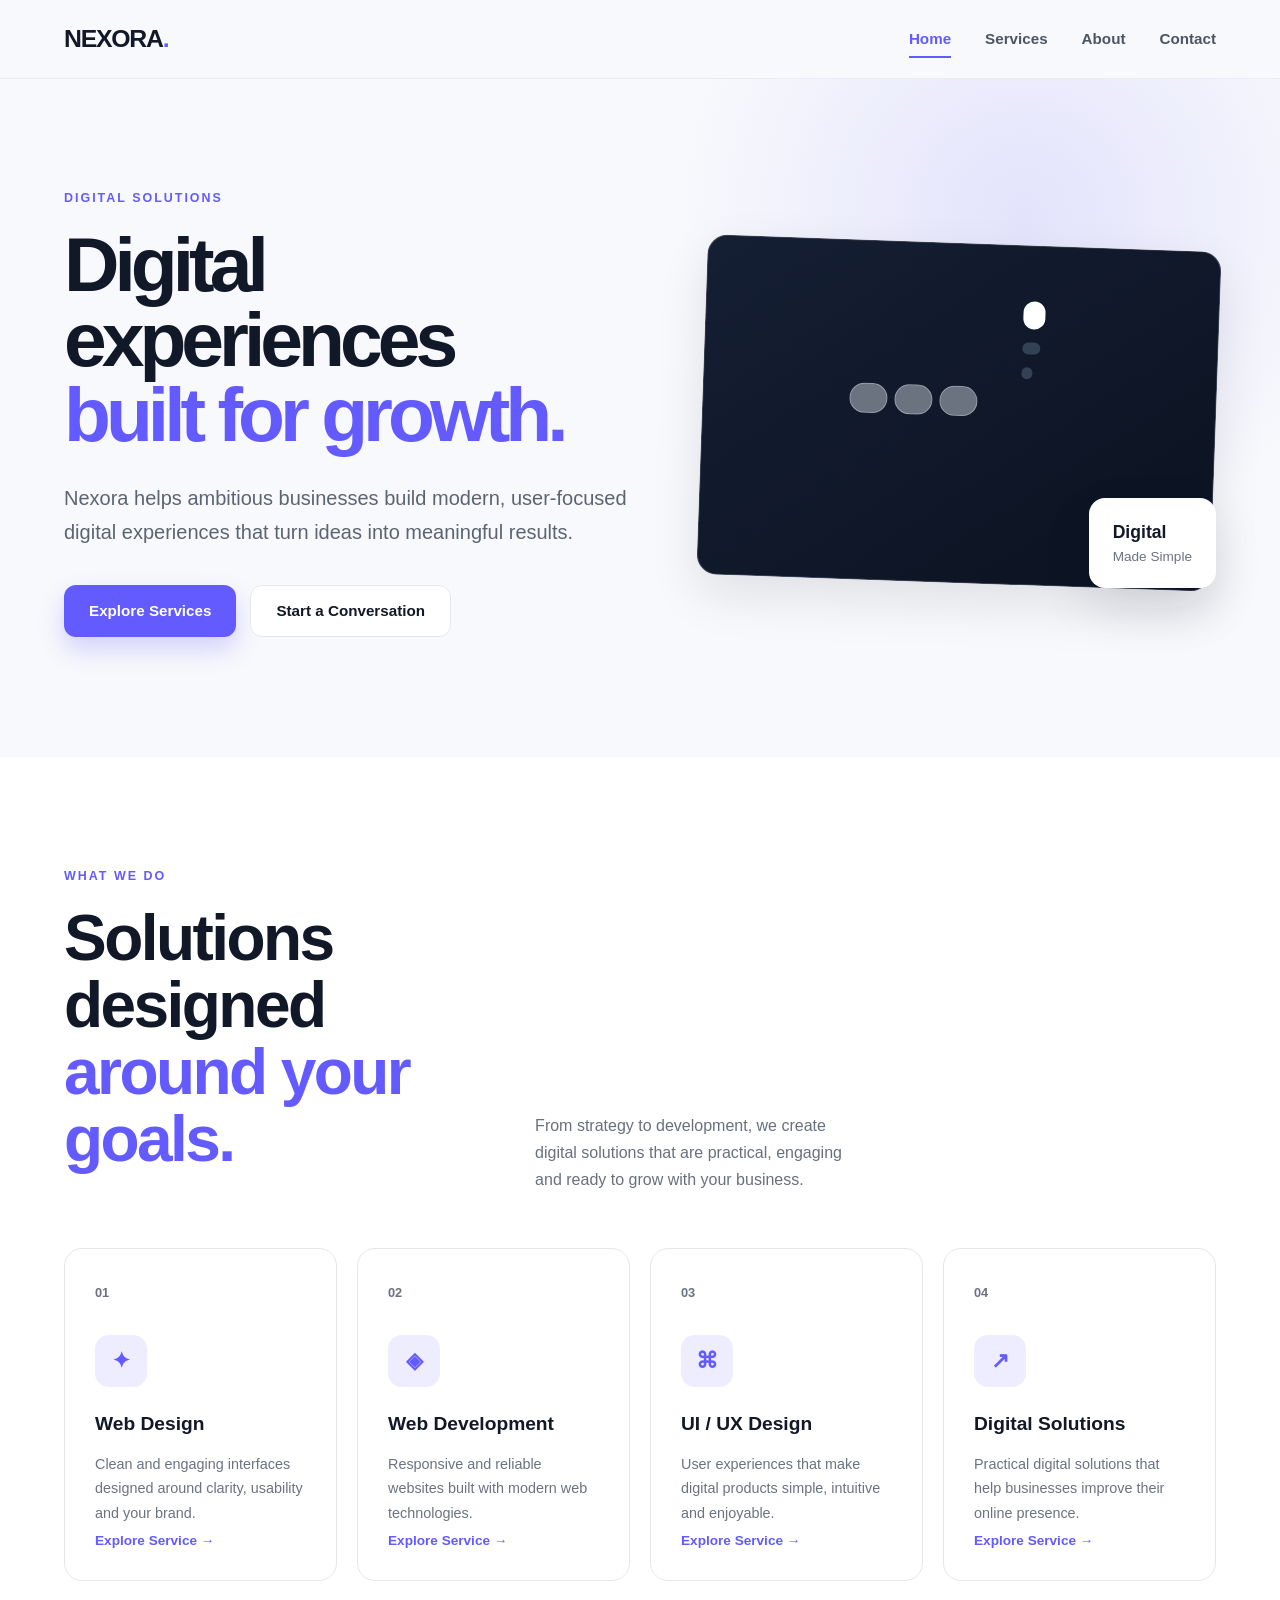
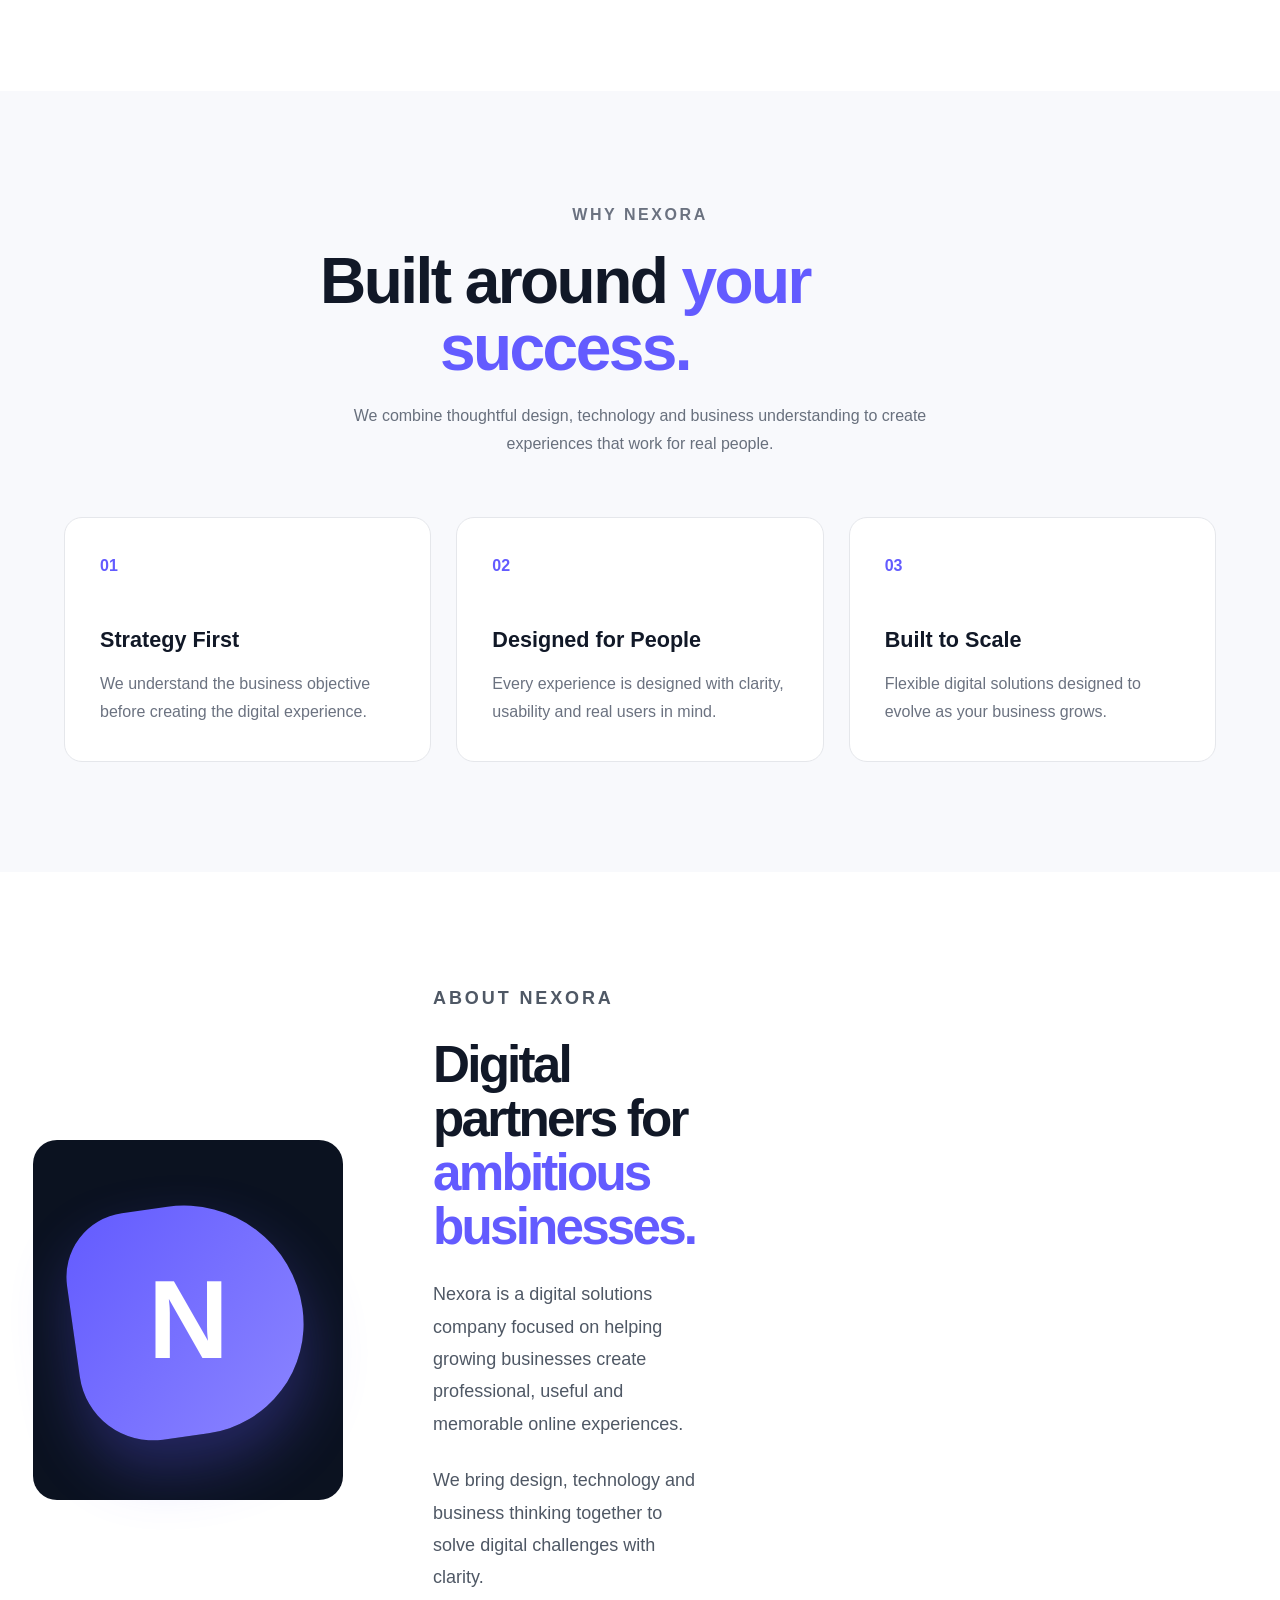
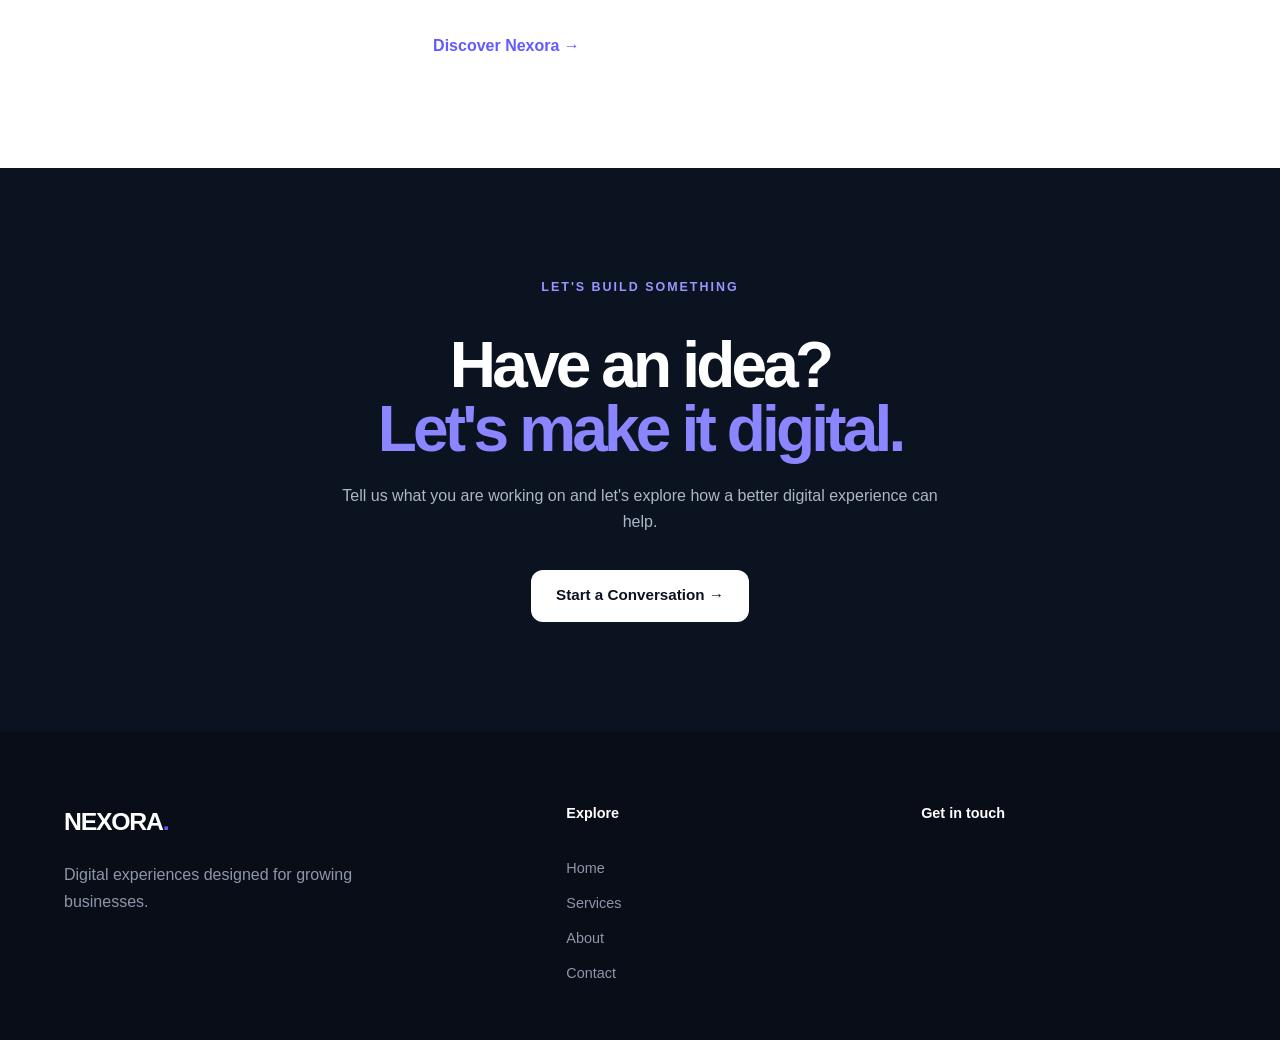
<file: index.html>
<!DOCTYPE html>
<html lang="en">
<head>
    <meta charset="UTF-8">
    <meta name="viewport" content="width=device-width, initial-scale=1.0">

    <meta
        name="description"
        content="Nexora creates modern digital experiences for growing businesses."
    >

    <title>NEXORA — Digital Experiences</title>

    <link rel="stylesheet" href="css/style.css">
</head>

<body>

    <!-- ================= HEADER ================= -->
    <header class="header">
        <nav class="navbar container">

            <a href="index.html" class="logo">
                NEXORA<span>.</span>
            </a>

            <button class="menu-toggle"
                aria-label="Open navigation menu"
                aria-expanded="false"
                onclick="toggleMenu()">
                 ☰
            </button>

            <div class="nav-links" id="navLinks">
                <a href="index.html" class="active">Home</a>
                <a href="services.html">Services</a>
                <a href="about.html">About</a>
                <a href="contact.html">Contact</a>
            </div>

        </nav>
    </header>


    <main>

        <!-- ================= HERO ================= -->
        <section class="hero">
            <div class="container hero-grid">

                <div class="hero-content">

                    <p class="eyebrow">
                        DIGITAL SOLUTIONS
                    </p>

                    <h1>
                        Digital experiences
                        <span>built for growth.</span>
                    </h1>

                    <p class="hero-text">
                        Nexora helps ambitious businesses build modern,
                        user-focused digital experiences that turn ideas
                        into meaningful results.
                    </p>

                    <div class="hero-buttons">
                        <a href="services.html" class="btn btn-primary">
                            Explore Services
                        </a>

                        <a href="contact.html" class="btn btn-secondary">
                            Start a Conversation
                        </a>
                    </div>

                </div>


                <!-- Hero Visual -->
                <div class="hero-visual">

                    <div class="visual-card main-card">
                        <div class="visual-top">
                            <span class="dot"></span>
                            <span class="dot"></span>
                            <span class="dot"></span>
                        </div>

                        <div class="visual-content">
                            <div class="visual-line large"></div>
                            <div class="visual-line"></div>
                            <div class="visual-line short"></div>

                            <div class="visual-boxes">
                                <div></div>
                                <div></div>
                                <div></div>
                            </div>
                        </div>
                    </div>

                    <div class="floating-card">
                        <strong>Digital</strong>
                        <span>Made Simple</span>
                    </div>

                </div>

            </div>
        </section>


        <!-- ================= SERVICES ================= -->
        <section class="services-preview section">
            <div class="container">

                <div class="section-heading">

                    <div>
                        <p class="eyebrow">WHAT WE DO</p>

                        <h2>
                            Solutions designed
                            <span>around your goals.</span>
                        </h2>
                    </div>

                    <p>
                        From strategy to development, we create digital
                        solutions that are practical, engaging and ready
                        to grow with your business.
                    </p>

                </div>


                <div class="services-grid">

                    <article class="service-card">
                        <span class="service-number">01</span>

                        <div class="service-icon">✦</div>

                        <h3>Web Design</h3>

                        <p>
                            Clean and engaging interfaces designed
                            around clarity, usability and your brand.
                        </p>

                        <a href="services.html">
                            Explore Service →
                        </a>
                    </article>


                    <article class="service-card">
                        <span class="service-number">02</span>

                        <div class="service-icon">◈</div>

                        <h3>Web Development</h3>

                        <p>
                            Responsive and reliable websites built
                            with modern web technologies.
                        </p>

                        <a href="services.html">
                            Explore Service →
                        </a>
                    </article>


                    <article class="service-card">
                        <span class="service-number">03</span>

                        <div class="service-icon">⌘</div>

                        <h3>UI / UX Design</h3>

                        <p>
                            User experiences that make digital products
                            simple, intuitive and enjoyable.
                        </p>

                        <a href="services.html">
                            Explore Service →
                        </a>
                    </article>


                    <article class="service-card">
                        <span class="service-number">04</span>

                        <div class="service-icon">↗</div>

                        <h3>Digital Solutions</h3>

                        <p>
                            Practical digital solutions that help
                            businesses improve their online presence.
                        </p>

                        <a href="services.html">
                            Explore Service →
                        </a>
                    </article>

                </div>

            </div>
        </section>


        <!-- ================= WHY NEXORA ================= -->
        <section class="why-section section">
            <div class="container">

                <div class="section-heading centered">

                    <p class="eyebrow">WHY NEXORA</p>

                    <h2>
                        Built around
                        <span>your success.</span>
                    </h2>

                    <p>
                        We combine thoughtful design, technology and
                        business understanding to create experiences
                        that work for real people.
                    </p>

                </div>


                <div class="features-grid">

                    <article class="feature">
                        <span class="feature-number">01</span>

                        <h3>Strategy First</h3>

                        <p>
                            We understand the business objective before
                            creating the digital experience.
                        </p>
                    </article>


                    <article class="feature">
                        <span class="feature-number">02</span>

                        <h3>Designed for People</h3>

                        <p>
                            Every experience is designed with clarity,
                            usability and real users in mind.
                        </p>
                    </article>


                    <article class="feature">
                        <span class="feature-number">03</span>

                        <h3>Built to Scale</h3>

                        <p>
                            Flexible digital solutions designed to
                            evolve as your business grows.
                        </p>
                    </article>

                </div>

            </div>
        </section>


        <!-- ================= ABOUT PREVIEW ================= -->
        <section class="about-preview section">

            <div class="container about-grid">

                <div class="about-visual">
                    <div class="about-shape">
                        <span>N</span>
                    </div>
                </div>


                <div class="about-content">

                    <p class="eyebrow">ABOUT NEXORA</p>

                    <h2>
                        Digital partners for
                        <span>ambitious businesses.</span>
                    </h2>

                    <p>
                        Nexora is a digital solutions company focused on
                        helping growing businesses create professional,
                        useful and memorable online experiences.
                    </p>

                    <p>
                        We bring design, technology and business thinking
                        together to solve digital challenges with clarity.
                    </p>

                    <a href="about.html" class="text-link">
                        Discover Nexora →
                    </a>

                </div>

            </div>

        </section>


        <!-- ================= CTA ================= -->
        <section class="cta-section section">

            <div class="container cta-content">

                <p class="eyebrow">LET'S BUILD SOMETHING</p>

                <h2>
                    Have an idea?
                    <span>Let's make it digital.</span>
                </h2>

                <p>
                    Tell us what you are working on and let's explore
                    how a better digital experience can help.
                </p>

                <a href="contact.html" class="btn btn-light">
                    Start a Conversation →
                </a>

            </div>

        </section>

    </main>


    <!-- ================= FOOTER ================= -->
    <footer class="footer">

        <div class="container footer-grid">

            <div>
                <a href="index.html" class="logo footer-logo">
                    NEXORA<span>.</span>
                </a>

                <p>
                    Digital experiences designed
                    for growing businesses.
                </p>
            </div>


            <div class="footer-links">

                <h4>Explore</h4>

                <a href="index.html">Home</a>
                <a href="services.html">Services</a>
                <a href="about.html">About</a>
                <a href="contact.html">Contact</a>

            </div>


            <div class="footer-contact">

                <h4>Get in touch</h4>

                <a href="mailto:hello@nexora.demo">
    <script src="js/script.js"></script>
</body>
</html>
</file>
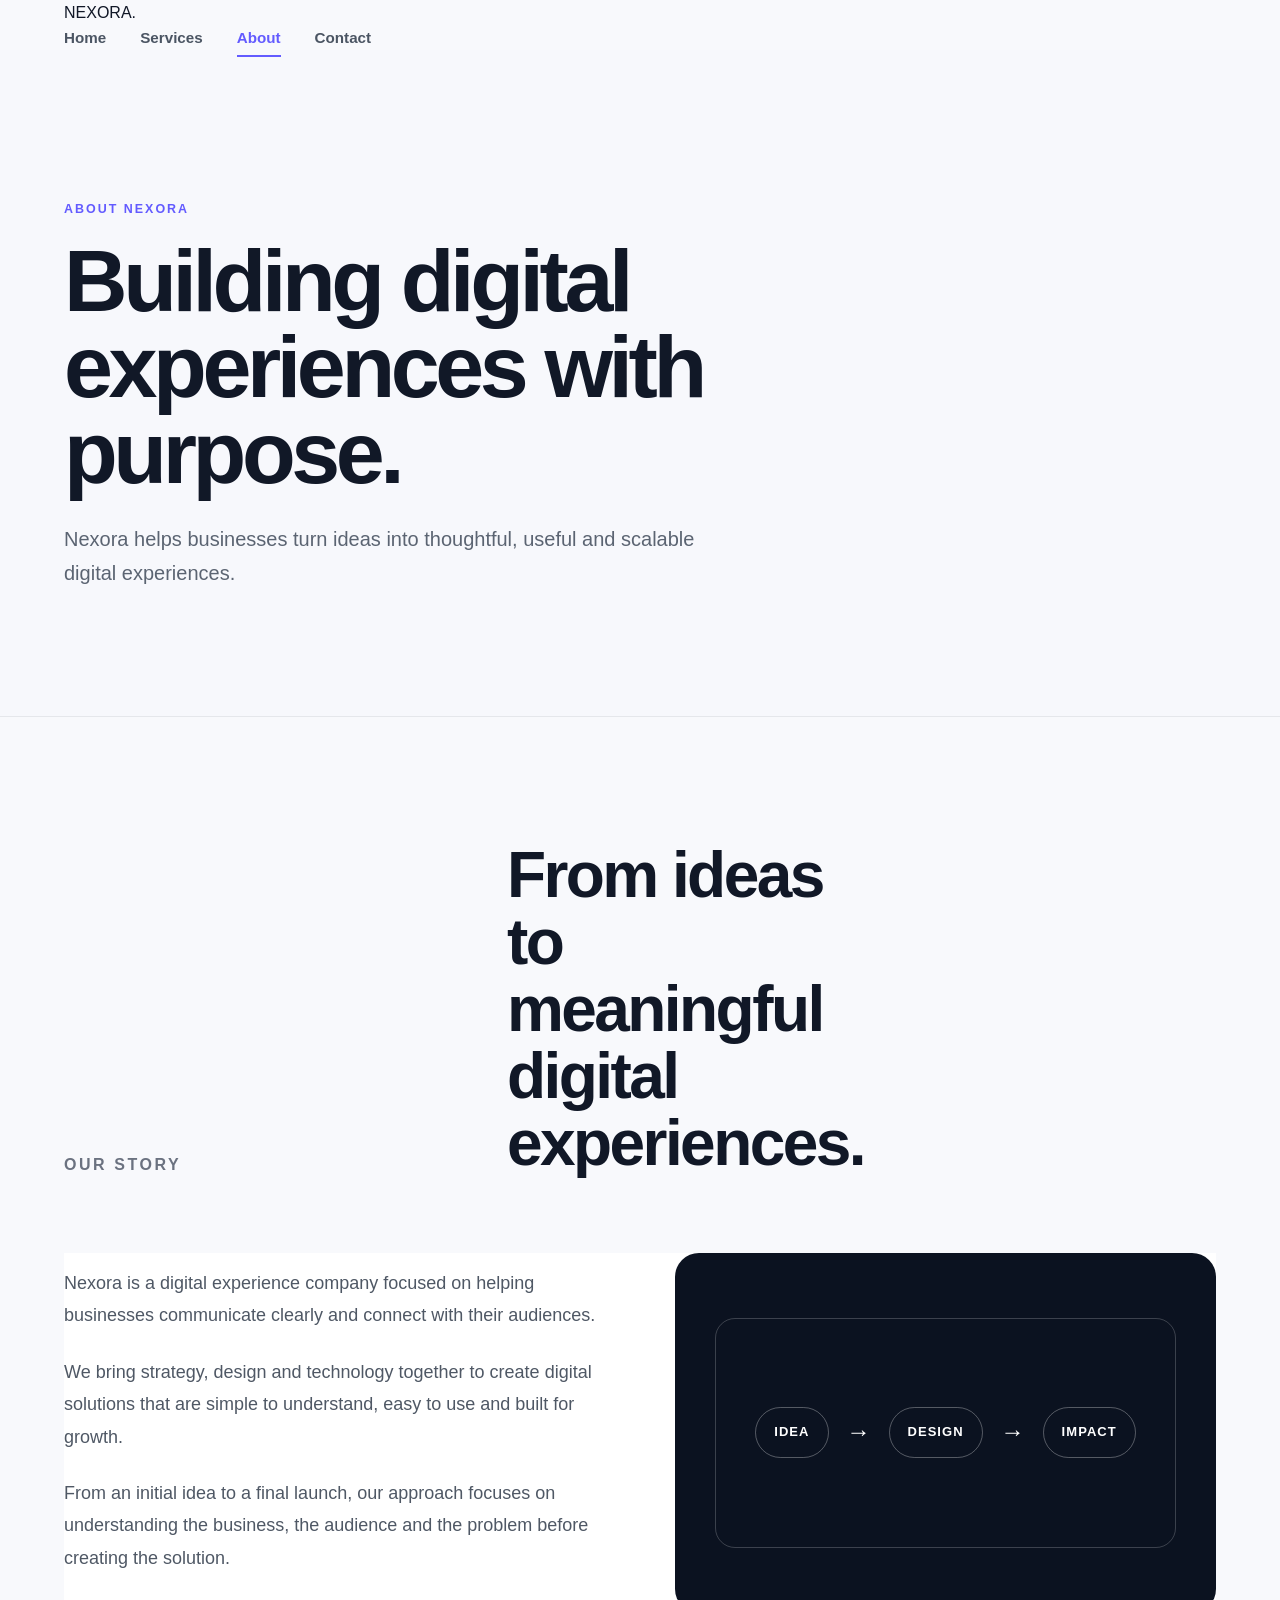
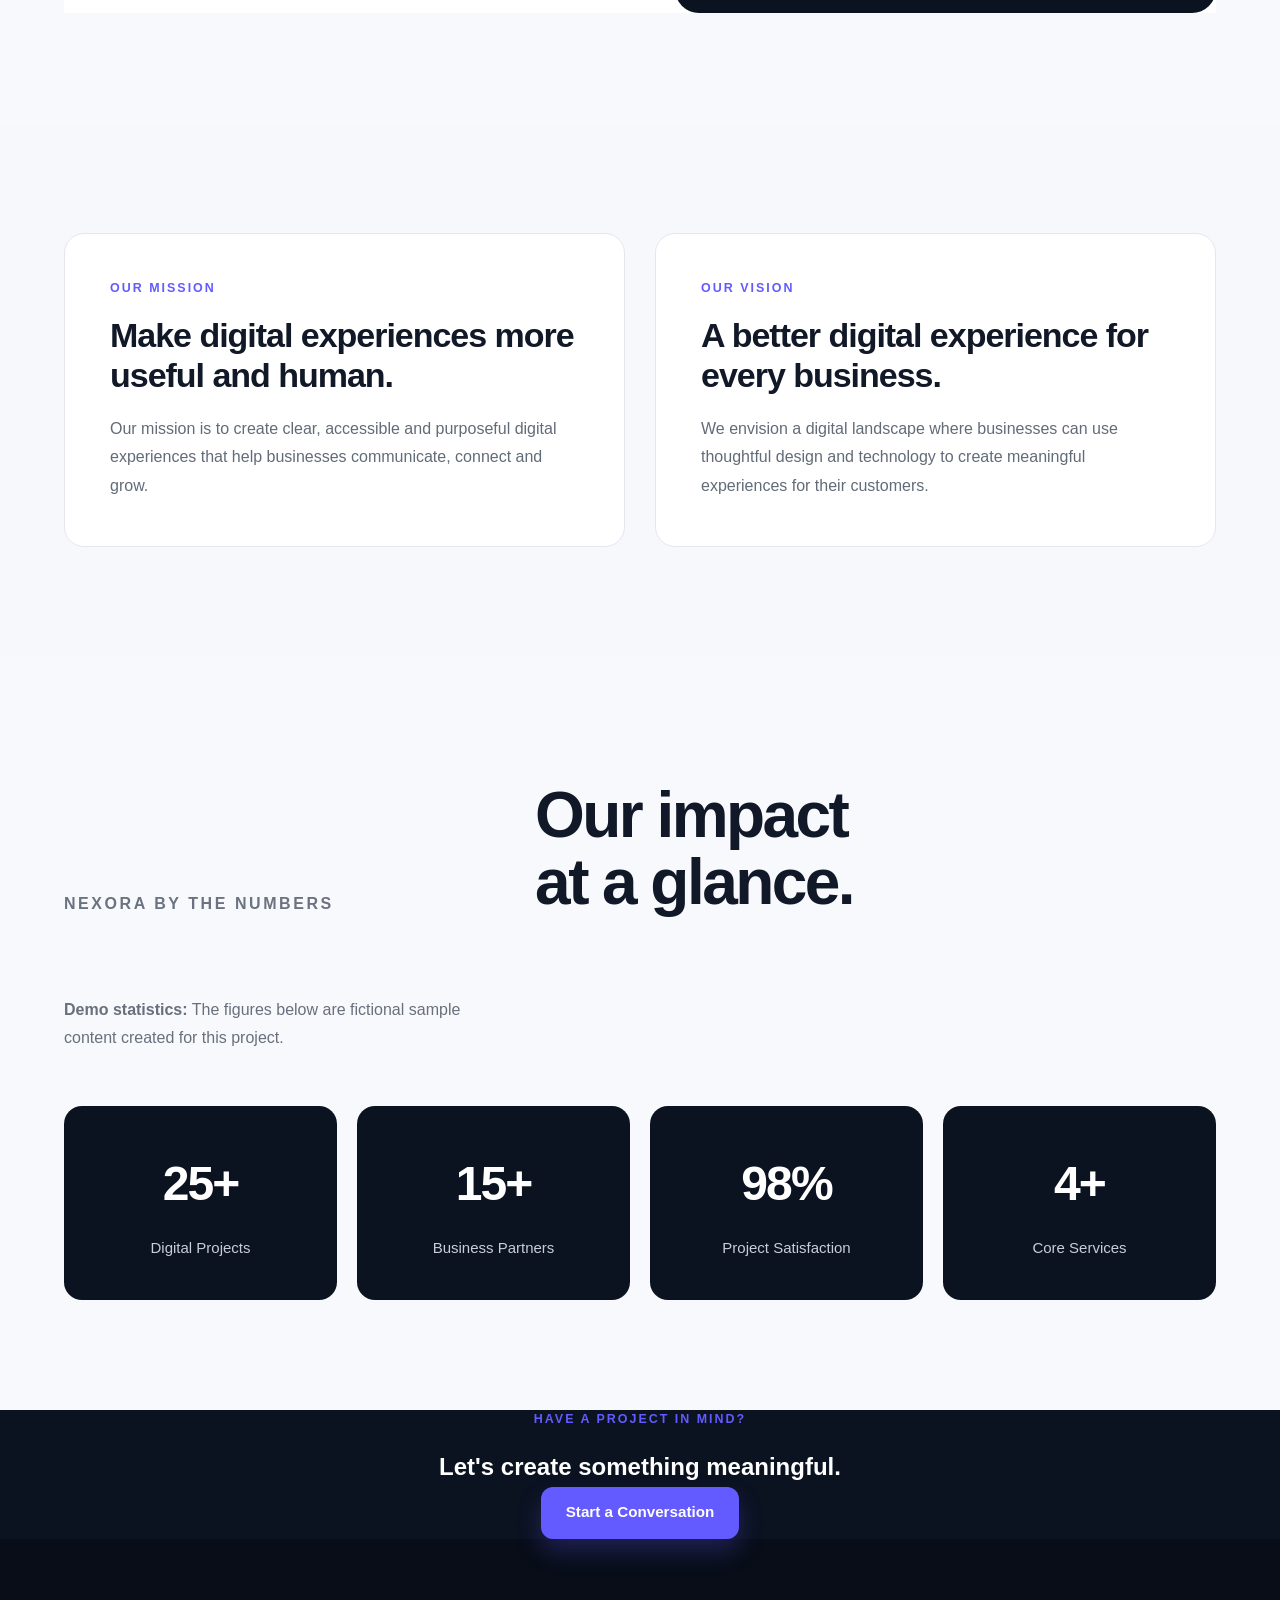
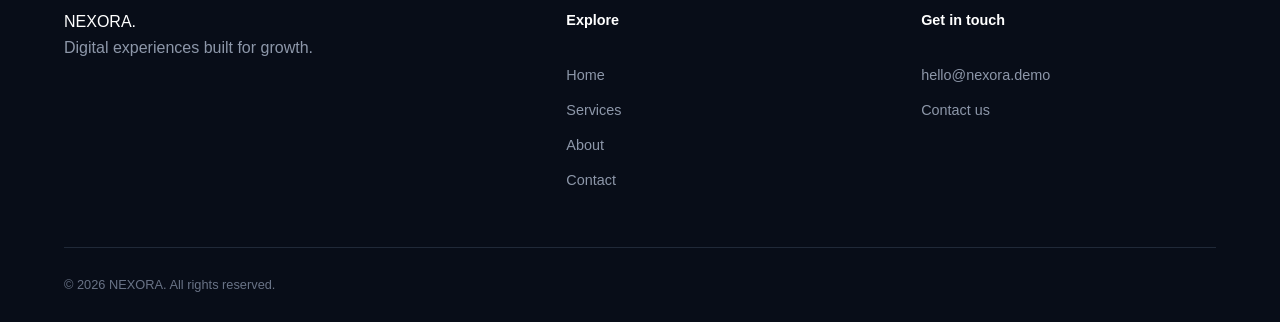
<file: about.html>
<!DOCTYPE html>
<html lang="en">

<head>
    <meta charset="UTF-8">
    <meta name="viewport" content="width=device-width, initial-scale=1.0">

    <title>About — NEXORA</title>

    <link rel="stylesheet" href="css/style.css">
</head>

<body>

    <!-- HEADER -->
    <header class="site-header">

        <div class="container nav">

            <a href="index.html" class="brand">
                NEXORA.
            </a>

            <nav class="nav-links" aria-label="Main Navigation">
                <a href="index.html">Home</a>
                <a href="services.html">Services</a>
                <a href="about.html" class="active">About</a>
                <a href="contact.html">Contact</a>
            </nav>

            <button class="menu-toggle"
                    aria-label="Open navigation menu"
                    aria-expanded="false">
                ☰
            </button>

        </div>

    </header>


    <!-- ABOUT HERO -->
    <main>

        <section class="page-hero">

            <div class="container">

                <p class="eyebrow">
                    ABOUT NEXORA
                </p>

                <h1>
                    Building digital experiences
                    with purpose.
                </h1>

                <p class="hero-text">
                    Nexora helps businesses turn ideas into
                    thoughtful, useful and scalable digital
                    experiences.
                </p>

            </div>

        </section>


        <!-- COMPANY STORY -->
        <section class="section">

            <div class="container">

                <div class="section-heading">

                    <p class="eyebrow">
                        OUR STORY
                    </p>

                    <h2>
                        From ideas to meaningful
                        digital experiences.
                    </h2>

                </div>


                <div class="about-preview">

                    <div class="about-content">

                        <p>
                            Nexora is a digital experience company
                            focused on helping businesses communicate
                            clearly and connect with their audiences.
                        </p>

                        <p>
                            We bring strategy, design and technology
                            together to create digital solutions that
                            are simple to understand, easy to use and
                            built for growth.
                        </p>

                        <p>
                            From an initial idea to a final launch,
                            our approach focuses on understanding the
                            business, the audience and the problem
                            before creating the solution.
                        </p>

                    </div>

                    <div class="about-visual">

                        <div class="visual-card">
                            <span>IDEA</span>
                            <strong>→</strong>
                            <span>DESIGN</span>
                            <strong>→</strong>
                            <span>IMPACT</span>
                        </div>

                    </div>

                </div>

            </div>

        </section>


        <!-- MISSION & VISION -->
        <section class="section section-light">

            <div class="container">

                <div class="two-column">

                    <article class="info-card">

                        <p class="eyebrow">
                            OUR MISSION
                        </p>

                        <h2>
                            Make digital experiences
                            more useful and human.
                        </h2>

                        <p>
                            Our mission is to create clear,
                            accessible and purposeful digital
                            experiences that help businesses
                            communicate, connect and grow.
                        </p>

                    </article>


                    <article class="info-card">

                        <p class="eyebrow">
                            OUR VISION
                        </p>

                        <h2>
                            A better digital experience
                            for every business.
                        </h2>

                        <p>
                            We envision a digital landscape where
                            businesses can use thoughtful design
                            and technology to create meaningful
                            experiences for their customers.
                        </p>

                    </article>

                </div>

            </div>

        </section>


        <!-- STATISTICS -->
        <section class="section">

            <div class="container">

                <div class="section-heading">

                    <p class="eyebrow">
                        NEXORA BY THE NUMBERS
                    </p>

                    <h2>
                        Our impact at a glance.
                    </h2>

                    <p>
                        <strong>Demo statistics:</strong>
                        The figures below are fictional sample
                        content created for this project.
                    </p>

                </div>


                <div class="stats-grid">

                    <div class="stat-card">

                        <strong>25+</strong>

                        <span>
                            Digital Projects
                        </span>

                    </div>


                    <div class="stat-card">

                        <strong>15+</strong>

                        <span>
                            Business Partners
                        </span>

                    </div>


                    <div class="stat-card">

                        <strong>98%</strong>

                        <span>
                            Project Satisfaction
                        </span>

                    </div>


                    <div class="stat-card">

                        <strong>4+</strong>

                        <span>
                            Core Services
                        </span>

                    </div>

                </div>

            </div>

        </section>


        <!-- CTA -->
        <section class="cta-section">

            <div class="container cta">

                <div>

                    <p class="eyebrow">
                        HAVE A PROJECT IN MIND?
                    </p>

                    <h2>
                        Let's create something
                        meaningful.
                    </h2>

                </div>

                <a href="contact.html" class="btn btn-primary">
                    Start a Conversation
                </a>

            </div>

        </section>

    </main>


    <!-- FOOTER -->
    <footer class="footer">

        <div class="container footer-grid">

            <div>

                <a href="index.html" class="brand">
                    NEXORA.
                </a>

                <p>
                    Digital experiences built for growth.
                </p>

            </div>


            <div class="footer-links">

                <h4>Explore</h4>

                <a href="index.html">Home</a>
                <a href="services.html">Services</a>
                <a href="about.html">About</a>
                <a href="contact.html">Contact</a>

            </div>


            <div class="footer-contact">

                <h4>Get in touch</h4>

                <a href="mailto:hello@nexora.demo">
                    hello@nexora.demo
                </a>

                <a href="contact.html">
                    Contact us
                </a>

            </div>

        </div>


        <div class="container footer-bottom">

            <p>
                © 2026 NEXORA. All rights reserved.
            </p>

        </div>

    </footer>


    <script src="js/script.js"></script>

</body>

</html>
</file>
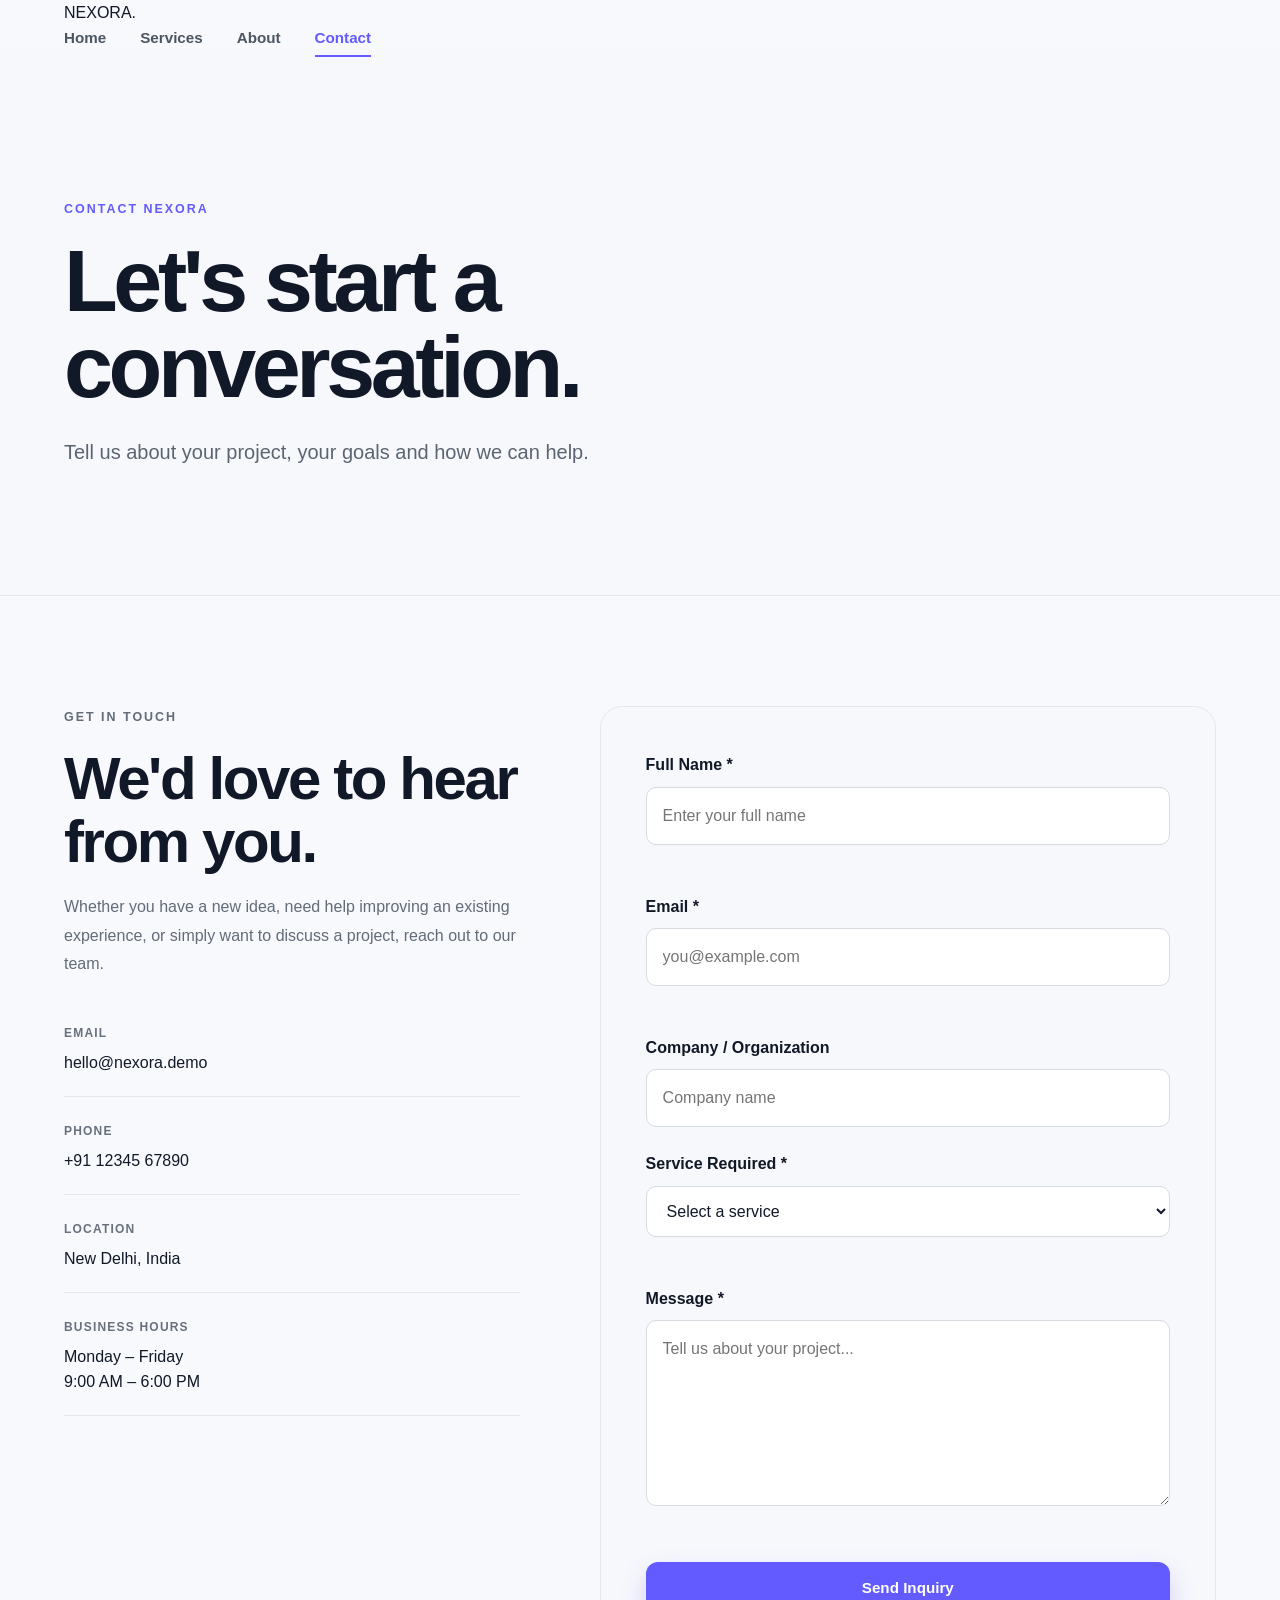
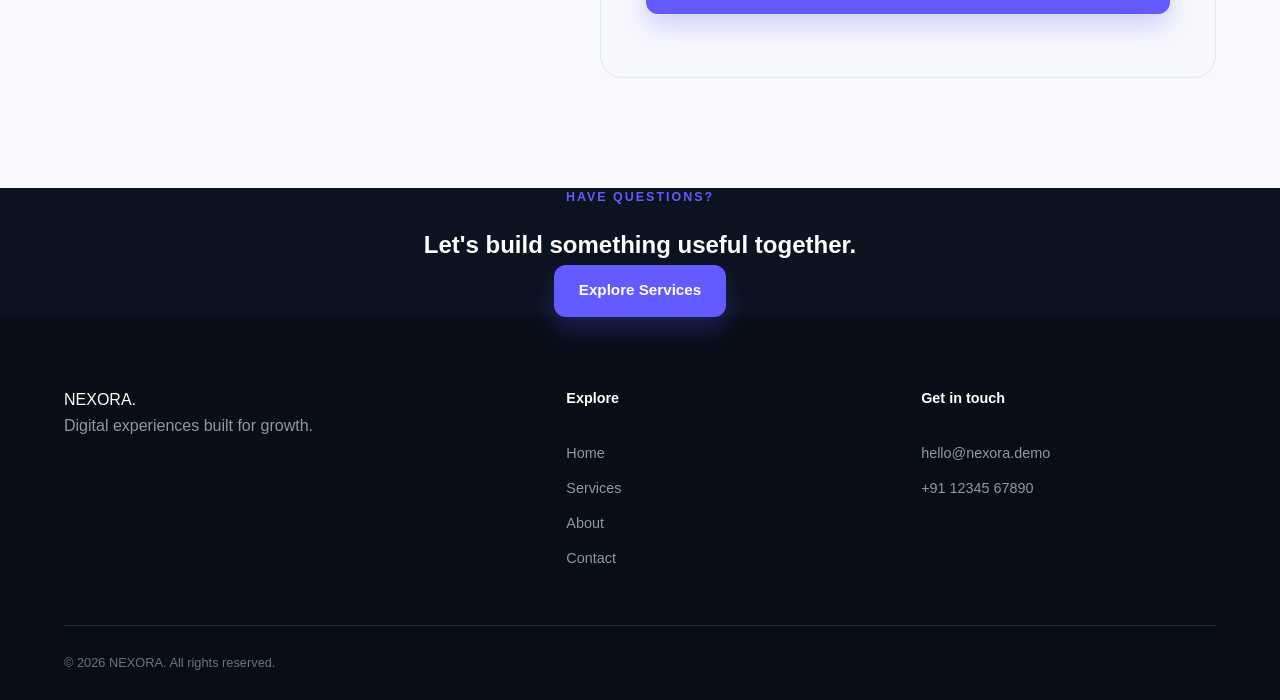
<file: contact.html>
<!DOCTYPE html>
<html lang="en">

<head>
    <meta charset="UTF-8">
    <meta name="viewport" content="width=device-width, initial-scale=1.0">

    <title>Contact — NEXORA</title>

    <link rel="stylesheet" href="css/style.css">
</head>

<body>

    <!-- HEADER -->
    <header class="site-header">

        <div class="container nav">

            <a href="index.html" class="brand">
                NEXORA.
            </a>

            <nav class="nav-links" aria-label="Main Navigation">
                <a href="index.html">Home</a>
                <a href="services.html">Services</a>
                <a href="about.html">About</a>
                <a href="contact.html" class="active">Contact</a>
            </nav>

            <button class="menu-toggle"
                    aria-label="Open navigation menu"
                    aria-expanded="false">
                ☰
            </button>

        </div>

    </header>


    <!-- MAIN -->
    <main>

        <!-- CONTACT HERO -->
        <section class="page-hero">

            <div class="container">

                <p class="eyebrow">
                    CONTACT NEXORA
                </p>

                <h1>
                    Let's start a conversation.
                </h1>

                <p class="hero-text">
                    Tell us about your project, your goals
                    and how we can help.
                </p>

            </div>

        </section>


        <!-- CONTACT SECTION -->
        <section class="section">

            <div class="container contact-grid">

                <!-- CONTACT INFORMATION -->
                <div class="contact-info">

                    <p class="eyebrow">
                        GET IN TOUCH
                    </p>

                    <h2>
                        We'd love to hear
                        from you.
                    </h2>

                    <p>
                        Whether you have a new idea, need help
                        improving an existing experience, or
                        simply want to discuss a project,
                        reach out to our team.
                    </p>


                    <div class="contact-details">

                        <div class="contact-item">

                            <span>Email</span>

                            <a href="mailto:hello@nexora.demo">
                                hello@nexora.demo
                            </a>

                        </div>


                        <div class="contact-item">

                            <span>Phone</span>

                            <a href="tel:+911234567890">
                                +91 12345 67890
                            </a>

                        </div>


                        <div class="contact-item">

                            <span>Location</span>

                            <p>
                                New Delhi, India
                            </p>

                        </div>


                        <div class="contact-item">

                            <span>Business Hours</span>

                            <p>
                                Monday – Friday<br>
                                9:00 AM – 6:00 PM
                            </p>

                        </div>

                    </div>

                </div>


                <!-- CONTACT FORM -->
                <div class="contact-form-wrapper">

                    <form id="contactForm" novalidate>

                        <div class="form-group">

                            <label for="fullName">
                                Full Name *
                            </label>

                            <input
                                type="text"
                                id="fullName"
                                name="fullName"
                                placeholder="Enter your full name"
                                required
                            >

                            <small class="form-error"
                                   id="fullNameError"></small>

                        </div>


                        <div class="form-group">

                            <label for="email">
                                Email *
                            </label>

                            <input
                                type="email"
                                id="email"
                                name="email"
                                placeholder="you@example.com"
                                required
                            >

                            <small class="form-error"
                                   id="emailError"></small>

                        </div>


                        <div class="form-group">

                            <label for="company">
                                Company / Organization
                            </label>

                            <input
                                type="text"
                                id="company"
                                name="company"
                                placeholder="Company name"
                            >

                        </div>


                        <div class="form-group">

                            <label for="service">
                                Service Required *
                            </label>

                            <select
                                id="service"
                                name="service"
                                required
                            >

                                <option value="">
                                    Select a service
                                </option>

                                <option value="web-design">
                                    Web Design
                                </option>

                                <option value="web-development">
                                    Web Development
                                </option>

                                <option value="ui-ux">
                                    UI/UX Design
                                </option>

                                <option value="digital-solutions">
                                    Digital Solutions
                                </option>

                            </select>

                            <small class="form-error"
                                   id="serviceError"></small>

                        </div>


                        <div class="form-group">

                            <label for="message">
                                Message *
                            </label>

                            <textarea
                                id="message"
                                name="message"
                                rows="6"
                                placeholder="Tell us about your project..."
                                required
                            ></textarea>

                            <small class="form-error"
                                   id="messageError"></small>

                        </div>


                        <button
                            type="submit"
                            class="btn btn-primary form-submit"
                        >
                            Send Inquiry
                        </button>


                        <p
                            id="formSuccess"
                            class="form-success"
                            role="status"
                            aria-live="polite"
                        ></p>

                    </form>

                </div>

            </div>

        </section>


        <!-- CTA -->
        <section class="cta-section">

            <div class="container cta">

                <div>

                    <p class="eyebrow">
                        HAVE QUESTIONS?
                    </p>

                    <h2>
                        Let's build something
                        useful together.
                    </h2>

                </div>

                <a href="services.html"
                   class="btn btn-primary">
                    Explore Services
                </a>

            </div>

        </section>

    </main>


    <!-- FOOTER -->
    <footer class="footer">

        <div class="container footer-grid">

            <div>

                <a href="index.html" class="brand">
                    NEXORA.
                </a>

                <p>
                    Digital experiences built for growth.
                </p>

            </div>


            <div class="footer-links">

                <h4>Explore</h4>

                <a href="index.html">Home</a>
                <a href="services.html">Services</a>
                <a href="about.html">About</a>
                <a href="contact.html">Contact</a>

            </div>


            <div class="footer-contact">

                <h4>Get in touch</h4>

                <a href="mailto:hello@nexora.demo">
                    hello@nexora.demo
                </a>

                <a href="tel:+911234567890">
                    +91 12345 67890
                </a>

            </div>

        </div>


        <div class="container footer-bottom">

            <p>
                © 2026 NEXORA. All rights reserved.
            </p>

        </div>

    </footer>


    <script src="js/script.js"></script>

</body>

</html>
</file>
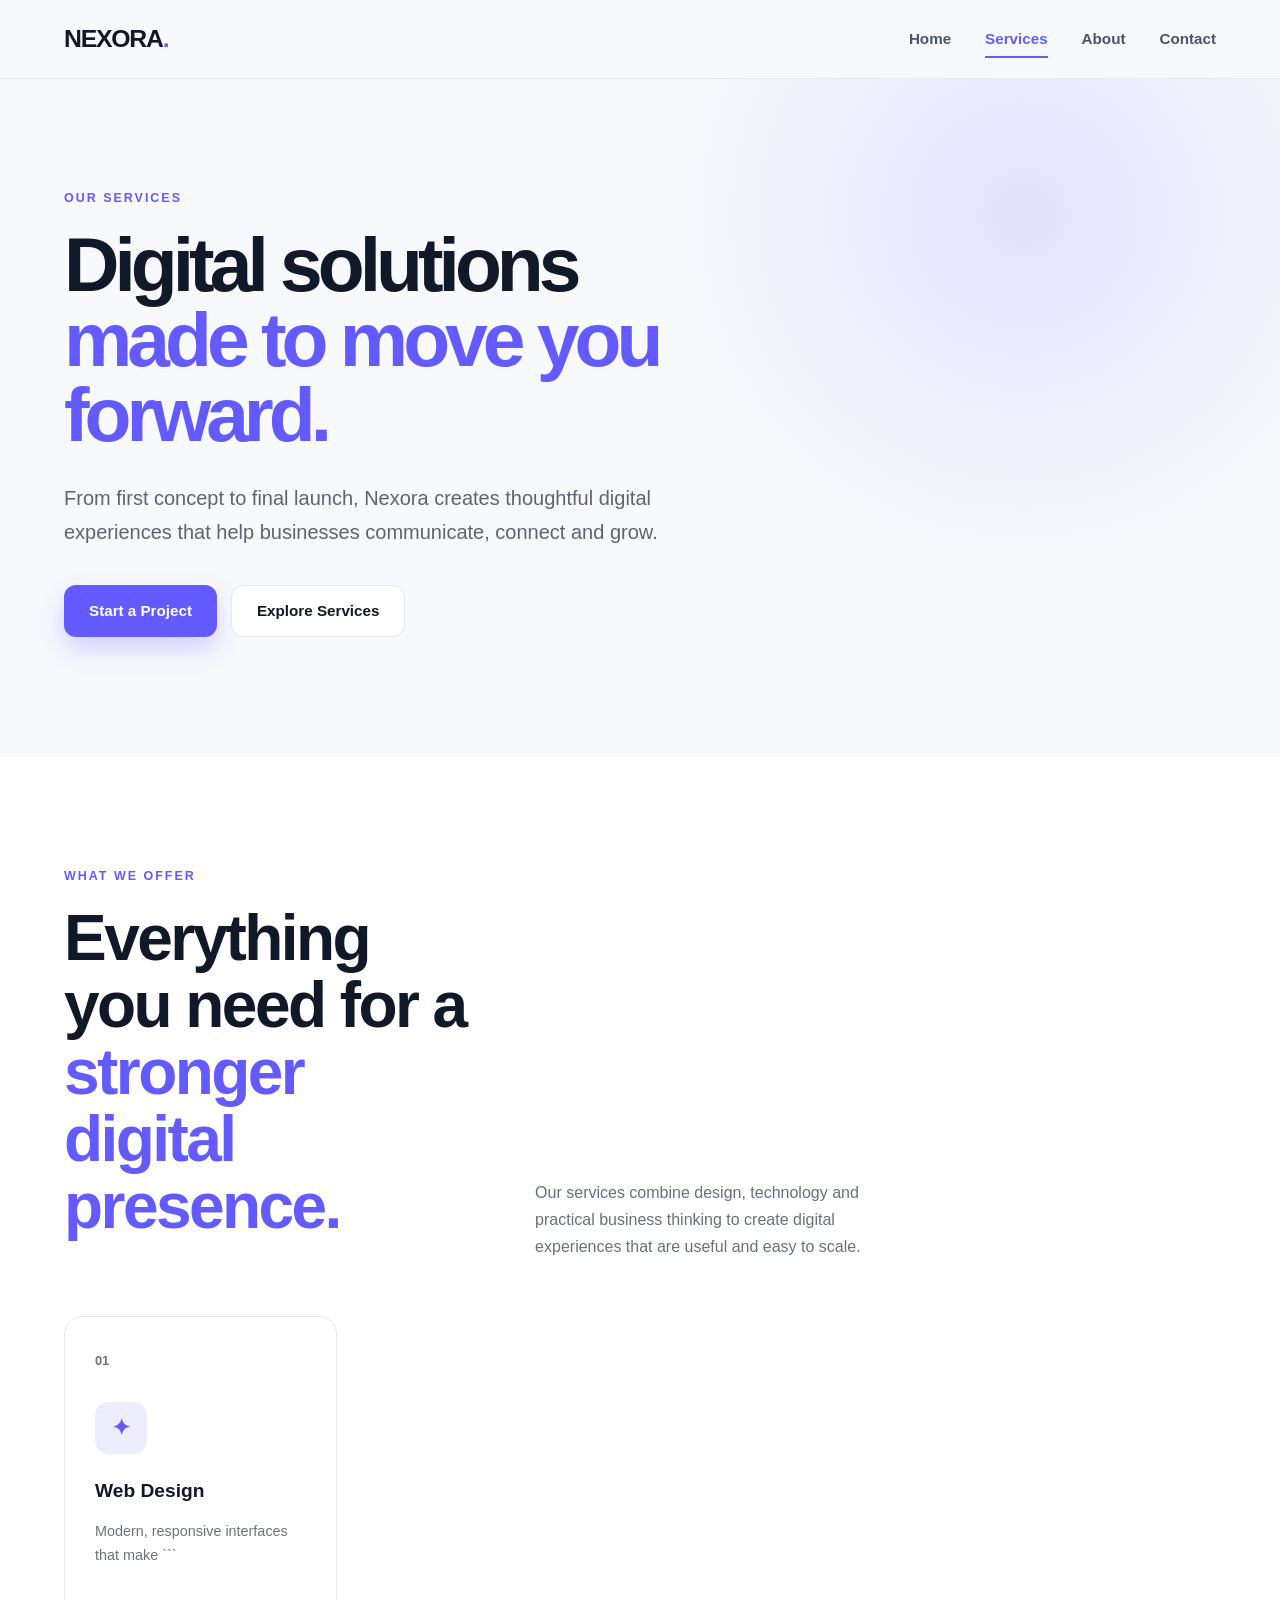
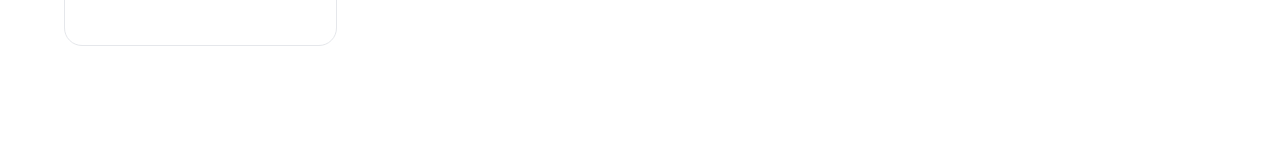
<file: services.html>
<!DOCTYPE html>
<html lang="en">

<head>
    <meta charset="UTF-8">
    <meta name="viewport" content="width=device-width, initial-scale=1.0">

    <meta
        name="description"
        content="Explore NEXORA's web design, development, UI/UX and digital solution services."
    >

    <title>Services — NEXORA</title>

    <link rel="stylesheet" href="css/style.css">
</head>

<body>

    <!-- ================= HEADER ================= -->

    <header class="header">

        <nav class="navbar container">

            <a href="index.html" class="logo">
                NEXORA<span>.</span>
            </a>

            <button
                class="menu-toggle"
                id="menuToggle"
                aria-label="Open navigation menu"
                aria-expanded="false"
            >
                ☰
            </button>

            <div class="nav-links" id="navLinks">

                <a href="index.html">
                    Home
                </a>

                <a href="services.html" class="active">
                    Services
                </a>

                <a href="about.html">
                    About
                </a>

                <a href="contact.html">
                    Contact
                </a>

            </div>

        </nav>

    </header>


    <main>

        <!-- ================= SERVICES HERO ================= -->

        <section class="hero">

            <div class="container">

                <div class="hero-content">

                    <p class="eyebrow">
                        OUR SERVICES
                    </p>

                    <h1>
                        Digital solutions
                        <span>made to move you forward.</span>
                    </h1>

                    <p class="hero-text">
                        From first concept to final launch, Nexora creates
                        thoughtful digital experiences that help businesses
                        communicate, connect and grow.
                    </p>

                    <div class="hero-buttons">

                        <a
                            href="contact.html"
                            class="btn btn-primary"
                        >
                            Start a Project
                        </a>

                        <a
                            href="#services"
                            class="btn btn-secondary"
                        >
                            Explore Services
                        </a>

                    </div>

                </div>

            </div>

        </section>


        <!-- ================= SERVICES ================= -->

        <section
            class="services-preview section"
            id="services"
        >

            <div class="container">

                <div class="section-heading">

                    <div>

                        <p class="eyebrow">
                            WHAT WE OFFER
                        </p>

                        <h2>
                            Everything you need for a
                            <span>stronger digital presence.</span>
                        </h2>

                    </div>

                    <p>
                        Our services combine design, technology and
                        practical business thinking to create digital
                        experiences that are useful and easy to scale.
                    </p>

                </div>


                <div class="services-grid">


                    <!-- SERVICE 01 -->

                    <article class="service-card">

                        <span class="service-number">
                            01
                        </span>

                        <div class="service-icon">
                            ✦
                        </div>

                        <h3>
                            Web Design
                        </h3>

                        <p>
                            Modern, responsive interfaces that make
```
</file>
<file: css/style.css>
/* =====================================================
   NEXORA — MODERN BUSINESS WEBSITE
   MainCrafts Web Designing Project
   ===================================================== */


/* ================= ROOT VARIABLES ================= */

:root {
    --primary: #0b1220;
    --primary-light: #17233b;
    --accent: #635bff;
    --accent-light: #8b85ff;

    --background: #f8f9fc;
    --surface: #ffffff;
    --surface-dark: #111827;

    --text: #111827;
    --text-light: #4b5563;
    --text-muted: #6b7280;
    --text-white: #ffffff;

    --border: #e5e7eb;

    --success: #10b981;

    --radius-sm: 10px;
    --radius: 18px;
    --radius-lg: 28px;

    --container: 1180px;

    --shadow-sm: 0 8px 25px rgba(15, 23, 42, 0.06);
    --shadow: 0 20px 50px rgba(15, 23, 42, 0.10);

    --transition: 0.3s ease;
}


/* ================= RESET ================= */

* {
    margin: 0;
    padding: 0;
    box-sizing: border-box;
}

html {
    scroll-behavior: smooth;
}

body {
    font-family: Arial, Helvetica, sans-serif;
    color: var(--text);
    background: var(--background);
    line-height: 1.6;
    overflow-x: hidden;
}

img {
    width: 100%;
    max-width: 100%;
    display: block;
}

a {
    color: inherit;
    text-decoration: none;
}

button,
a,
input,
textarea,
select {
    font: inherit;
}

button {
    border: none;
    cursor: pointer;
}

.container {
    width: min(90%, var(--container));
    margin-inline: auto;
}


/* ================= HEADER ================= */

.header {
    position: sticky;
    top: 0;
    z-index: 1000;

    background: rgba(248, 249, 252, 0.92);
    backdrop-filter: blur(14px);

    border-bottom: 1px solid rgba(229, 231, 235, 0.7);
}

.navbar {
    min-height: 78px;

    display: flex;
    align-items: center;
    justify-content: space-between;
}

.logo {
    font-size: 1.55rem;
    font-weight: 800;
    letter-spacing: -0.05em;
}

.logo span {
    color: var(--accent);
}

.nav-links {
    display: flex;
    align-items: center;
    gap: 34px;
}

.nav-links a {
    position: relative;

    color: var(--text-light);
    font-size: 0.95rem;
    font-weight: 600;

    transition: color var(--transition);
}

.nav-links a:hover,
.nav-links a.active {
    color: var(--text);
}

.nav-links a::after {
    content: "";

    position: absolute;
    left: 0;
    bottom: -7px;

    width: 0;
    height: 2px;

    background: var(--accent);

    transition: width var(--transition);
}

.nav-links a:hover::after,
.nav-links a.active::after {
    width: 100%;
}

.menu-toggle {
    display: none;

    width: 42px;
    height: 42px;

    border-radius: 10px;

    background: var(--primary);
    color: white;

    font-size: 1.3rem;
}


/* ================= HERO ================= */

.hero {
    position: relative;

    padding: 110px 0 120px;

    background:
        radial-gradient(
            circle at 80% 20%,
            rgba(99, 91, 255, 0.14),
            transparent 30%
        ),
        var(--background);
}

.hero-grid {
    display: grid;
    grid-template-columns: 1.05fr 0.95fr;

    align-items: center;
    gap: 70px;
}

.eyebrow {
    margin-bottom: 18px;

    color: var(--accent);

    font-size: 0.78rem;
    font-weight: 800;

    letter-spacing: 0.16em;
}

.hero h1 {
    max-width: 700px;

    font-size: clamp(3rem, 6vw, 5.5rem);

    line-height: 0.98;
    letter-spacing: -0.065em;

    margin-bottom: 28px;
}

.hero h1 span {
    display: block;
    color: var(--accent);
}

.hero-text {
    max-width: 570px;

    color: var(--text-light);

    font-size: 1.1rem;
    line-height: 1.8;

    margin-bottom: 36px;
}

.hero-buttons {
    display: flex;
    flex-wrap: wrap;
    gap: 14px;
}


/* ================= BUTTONS ================= */

.btn {
    display: inline-flex;
    align-items: center;
    justify-content: center;

    min-height: 52px;

    padding: 0 25px;

    border-radius: 12px;

    font-size: 0.95rem;
    font-weight: 700;

    transition:
        transform var(--transition),
        background var(--transition),
        box-shadow var(--transition);
}

.btn:hover {
    transform: translateY(-3px);
}

.btn-primary {
    background: var(--accent);
    color: white;

    box-shadow: 0 12px 25px rgba(99, 91, 255, 0.25);
}

.btn-primary:hover {
    background: #5148e5;
    box-shadow: 0 16px 32px rgba(99, 91, 255, 0.32);
}

.btn-secondary {
    background: white;
    color: var(--text);

    border: 1px solid var(--border);
}

.btn-secondary:hover {
    border-color: var(--accent);
}

.btn-light {
    background: white;
    color: var(--primary);
}

.btn-light:hover {
    background: #f0f1ff;
}


/* ================= HERO VISUAL ================= */

.hero-visual {
    position: relative;

    min-height: 440px;

    display: flex;
    align-items: center;
    justify-content: center;
}

.main-card {
    width: min(100%, 470px);

    padding: 20px;

    border-radius: var(--radius-lg);

    background: linear-gradient(
        145deg,
        #151f34,
        #0b1220
    );

    box-shadow: var(--shadow);

    transform: rotate(2deg);

    transition: transform var(--transition);
}

.main-card:hover {
    transform: rotate(0deg) translateY(-8px);
}

.visual-top {
    display: flex;
    gap: 7px;

    margin-bottom: 25px;
}

.dot {
    width: 9px;
    height: 9px;

    border-radius: 50%;

    background: #6b7280;
}

.visual-content {
    padding: 25px;
}

.visual-line {
    width: 75%;
    height: 12px;

    margin-bottom: 13px;

    border-radius: 20px;

    background: #334155;
}

.visual-line.large {
    width: 90%;
    height: 28px;

    background: #ffffff;
}

.visual-line.short {
    width: 48%;
}

.visual-boxes {
    display: grid;
    grid-template-columns: repeat(3, 1fr);

    gap: 12px;

    margin-top: 35px;
}

.visual-boxes div {
    height: 115px;

    border-radius: 15px;

    background: linear-gradient(
        135deg,
        #635bff,
        #312e81
    );
}

.visual-boxes div:nth-child(2) {
    background: #1e293b;
}

.visual-boxes div:nth-child(3) {
    background: #818cf8;
}

.floating-card {
    position: absolute;

    right: 0;
    bottom: 45px;

    padding: 20px 24px;

    border-radius: 16px;

    background: white;

    box-shadow: var(--shadow);

    display: flex;
    flex-direction: column;
}

.floating-card strong {
    font-size: 1.1rem;
}

.floating-card span {
    color: var(--text-muted);
    font-size: 0.85rem;
}


/* ================= SECTIONS ================= */

.section {
    padding: 110px 0;
}

.services-preview {
    background: white;
}

.section-heading {
    display: grid;
    grid-template-columns: 1fr 0.8fr;

    gap: 60px;

    align-items: end;

    margin-bottom: 55px;
}

.section-heading h2 {
    max-width: 650px;

    font-size: clamp(2.2rem, 4vw, 4rem);

    line-height: 1.05;
    letter-spacing: -0.055em;
}

.section-heading h2 span {
    color: var(--accent);
}

.section-heading > p {
    color: var(--text-muted);
    font-size: 1rem;
    line-height: 1.8;
}

.centered {
    display: block;

    max-width: 700px;

    margin-inline: auto;

    text-align: center;
}

.centered h2 {
    margin-bottom: 20px;
}

.centered > p {
    max-width: 600px;

    margin-inline: auto;
}


/* ================= SERVICE CARDS ================= */

.services-grid {
    display: grid;

    grid-template-columns: repeat(4, 1fr);

    gap: 20px;
}

.service-card {
    position: relative;

    min-height: 330px;

    padding: 30px;

    border: 1px solid var(--border);
    border-radius: var(--radius);

    background: var(--surface);

    transition:
        transform var(--transition),
        box-shadow var(--transition),
        border-color var(--transition);
}

.service-card:hover {
    transform: translateY(-8px);

    border-color: rgba(99, 91, 255, 0.35);

    box-shadow: var(--shadow);
}

.service-number {
    color: var(--text-muted);

    font-size: 0.8rem;
    font-weight: 700;
}

.service-icon {
    width: 52px;
    height: 52px;

    margin: 30px 0 22px;

    display: flex;
    align-items: center;
    justify-content: center;

    border-radius: 14px;

    background: #eeedff;
    color: var(--accent);

    font-size: 1.4rem;
    font-weight: 700;
}

.service-card h3 {
    margin-bottom: 12px;

    font-size: 1.2rem;
}

.service-card p {
    color: var(--text-muted);

    font-size: 0.9rem;
    line-height: 1.7;

    margin-bottom: 25px;
}

.service-card a {
    position: absolute;
    left: 30px;
    bottom: 28px;

    color: var(--accent);

    font-size: 0.85rem;
    font-weight: 700;
}


/* ================= WHY NEXORA ================= */

.why-section {
    background: var(--background);
}

.features-grid {
    display: grid;

    grid-template-columns: repeat(3, 1fr);

    gap: 25px;

    margin-top: 60px;
}

.feature {
    padding: 35px;

    border-radius: var(--radius);

    background: white;

    border: 1px solid var(--border);

    transition:
        transform var(--transition),
        box-shadow var(--transition);
}

.feature:hover {
    transform: translateY(-6px);
    box-shadow: var(--shadow-sm);
}

.feature-number {
    display: inline-block;

    margin-bottom: 45px;

    color: var(--accent);

    font-weight: 800;
}

.feature h3 {
    margin-bottom: 12px;

    font-size: 1.35rem;
}

.feature p {
    color: var(--text-muted);

    line-height: 1.75;
}


/* ================= ABOUT PREVIEW ================= */

.about-preview {
    background: white;
}

.about-grid {
    display: grid;

    grid-template-columns: 0.9fr 1.1fr;

    align-items: center;

    gap: 90px;
}

.about-visual {
    min-height: 440px;

    display: flex;
    align-items: center;
    justify-content: center;

    border-radius: var(--radius-lg);

    background:
        radial-gradient(
            circle at 30% 30%,
            #818cf8,
            transparent 30%
        ),
        #111827;
}

.about-shape {
    width: 230px;
    height: 230px;

    display: flex;
    align-items: center;
    justify-content: center;

    border-radius: 35% 65% 60% 40%;

    background: linear-gradient(
        135deg,
        #635bff,
        #8b85ff
    );

    box-shadow: 0 30px 60px rgba(99, 91, 255, 0.3);

    transform: rotate(-8deg);
}

.about-shape span {
    color: white;

    font-size: 7rem;
    font-weight: 900;

    transform: rotate(8deg);
}

.about-content h2 {
    max-width: 650px;

    margin-bottom: 25px;

    font-size: clamp(2.3rem, 4vw, 4rem);

    line-height: 1.05;
    letter-spacing: -0.055em;
}

.about-content h2 span {
    color: var(--accent);
}

.about-content > p {
    max-width: 620px;

    margin-bottom: 18px;

    color: var(--text-muted);

    line-height: 1.8;
}

.text-link {
    display: inline-block;

    margin-top: 15px;

    color: var(--accent);

    font-weight: 800;

    transition: transform var(--transition);
}

.text-link:hover {
    transform: translateX(5px);
}


/* ================= CTA ================= */

.cta-section {
    background: var(--primary);
    color: white;

    text-align: center;
}

.cta-content {
    max-width: 800px;
}

.cta-content .eyebrow {
    color: #9b96ff;
}

.cta-content h2 {
    margin-bottom: 22px;

    font-size: clamp(2.5rem, 5vw, 4.8rem);

    line-height: 1;
    letter-spacing: -0.06em;
}

.cta-content h2 span {
    display: block;
    color: #8b85ff;
}

.cta-content > p {
    max-width: 600px;

    margin: 0 auto 35px;

    color: #aeb7c7;
}


/* ================= FOOTER ================= */

.footer {
    padding-top: 70px;

    background: #080d18;
    color: white;
}

.footer-grid {
    display: grid;

    grid-template-columns: 1.5fr 1fr 1fr;

    gap: 60px;

    padding-bottom: 55px;
}

.footer-logo {
    display: inline-block;

    margin-bottom: 20px;
}

.footer-grid p {
    max-width: 300px;

    color: #8d97a9;

    line-height: 1.7;
}

.footer-grid h4 {
    margin-bottom: 20px;

    font-size: 0.9rem;

    color: white;
}

.footer-links,
.footer-contact {
    display: flex;
    flex-direction: column;
    gap: 12px;
}

.footer-links a,
.footer-contact a {
    width: fit-content;

    color: #8d97a9;

    font-size: 0.9rem;

    transition: color var(--transition);
}

.footer-links a:hover,
.footer-contact a:hover {
    color: white;
}

.footer-bottom {
    min-height: 75px;

    display: flex;
    align-items: center;
    justify-content: space-between;

    border-top: 1px solid #202938;

    color: #697386;

    font-size: 0.8rem;
}


/* ================= RESPONSIVE ================= */

@media (max-width: 1000px) {

    .hero-grid {
        grid-template-columns: 1fr;
    }

    .hero-content {
        max-width: 750px;
    }

    .hero-visual {
        max-width: 650px;
    }

    .services-grid {
        grid-template-columns: repeat(2, 1fr);
    }

    .about-grid {
        grid-template-columns: 1fr;

        gap: 50px;
    }

    .about-visual {
        min-height: 350px;
    }

    .section-heading {
        grid-template-columns: 1fr;
        gap: 20px;
    }
}


/* ================= TABLET ================= */

@media (max-width: 768px) {

    .navbar {
        min-height: 70px;
    }

    .menu-toggle {
        display: flex;
        align-items: center;
        justify-content: center;
    }

    .nav-links {
        position: absolute;

        top: 70px;
        left: 5%;
        right: 5%;

        display: none;
        flex-direction: column;

        gap: 0;

        padding: 12px;

        border: 1px solid var(--border);
        border-radius: 16px;

        background: white;

        box-shadow: var(--shadow);
    }

    .nav-links.show {
        display: flex;
    }

    .nav-links a {
        width: 100%;

        padding: 14px 16px;

        border-radius: 10px;
    }

    .nav-links a:hover {
        background: #f4f3ff;
    }

    .nav-links a::after {
        display: none;
    }

    .hero {
        padding: 80px 0;
    }

    .hero h1 {
        font-size: clamp(2.8rem, 11vw, 4.5rem);
    }

    .hero-visual {
        min-height: 350px;
    }

    .features-grid {
        grid-template-columns: 1fr;
    }

    .footer-grid {
        grid-template-columns: 1fr 1fr;
    }

    .footer-grid > div:first-child {
        grid-column: 1 / -1;
    }
}


/* ================= MOBILE ================= */

@media (max-width: 560px) {

    .container {
        width: min(92%, var(--container));
    }

    .section {
        padding: 80px 0;
    }

    .hero {
        padding: 65px 0 80px;
    }

    .hero-text {
        font-size: 1rem;
    }

    .hero-buttons {
        flex-direction: column;
    }

    .hero-buttons .btn {
        width: 100%;
    }

    .hero-visual {
        min-height: 280px;
    }

    .main-card {
        padding: 14px;
    }

    .visual-content {
        padding: 18px;
    }

    .visual-boxes div {
        height: 75px;
    }

    .floating-card {
        right: -5px;
        bottom: 15px;

        padding: 14px 17px;
    }

    .services-grid {
        grid-template-columns: 1fr;
    }

    .service-card {
        min-height: 300px;
    }

    .feature {
        padding: 28px;
    }

    .about-visual {
        min-height: 280px;
    }

    .about-shape {
        width: 170px;
        height: 170px;
    }

    .about-shape span {
        font-size: 5rem;
    }

    .cta-content h2 {
        font-size: 2.6rem;
    }

    .footer-grid {
        grid-template-columns: 1fr;
    }

    .footer-grid > div:first-child {
        grid-column: auto;
    }

    .footer-bottom {
        padding: 20px 0;

        flex-direction: column;
        align-items: flex-start;
        justify-content: center;

        gap: 8px;
    }
}


/* ================= ACCESSIBILITY ================= */

a:focus-visible,
button:focus-visible,
input:focus-visible,
textarea:focus-visible,
select:focus-visible {
    outline: 3px solid rgba(99, 91, 255, 0.45);
    outline-offset: 3px;
}


/* ================= REDUCED MOTION ================= */

@media (prefers-reduced-motion: reduce) {

    html {
        scroll-behavior: auto;
    }

    *,
    *::before,
    *::after {
        transition-duration: 0.01ms !important;
        animation-duration: 0.01ms !important;
    }
}
/* =========================================
   ABOUT & CONTACT PAGE STYLES
   ========================================= */


/* PAGE HERO */
.page-hero {
    padding: 150px 0 90px;
    background: #f7f8fc;
    border-bottom: 1px solid #e5e7eb;
}

.page-hero h1 {
    max-width: 850px;
    margin: 18px 0 25px;
    font-size: clamp(48px, 7vw, 88px);
    line-height: 0.98;
    letter-spacing: -0.05em;
}

.hero-text {
    max-width: 680px;
    font-size: 20px;
    line-height: 1.7;
    color: #5b6472;
}


/* SECTION */
.section {
    padding: 110px 0;
}

.section-light {
    background: #f7f8fc;
}

.section-heading {
    max-width: 800px;
    margin-bottom: 55px;
}

.section-heading h2 {
    margin: 15px 0 20px;
    font-size: clamp(38px, 5vw, 64px);
    line-height: 1.05;
    letter-spacing: -0.04em;
}

.section-heading > p:last-child {
    color: #68707d;
    line-height: 1.7;
}


/* ABOUT CONTENT */
.about-preview {
    display: grid;
    grid-template-columns: 1fr 1fr;
    gap: 70px;
    align-items: center;
}

.about-content p {
    margin-bottom: 24px;
    font-size: 18px;
    line-height: 1.8;
    color: #4f5865;
}

.about-visual {
    min-height: 360px;
    display: flex;
    align-items: center;
    justify-content: center;
    background: #0b1220;
    border-radius: 24px;
    padding: 40px;
}

.visual-card {
    width: 100%;
    min-height: 230px;
    border: 1px solid rgba(255, 255, 255, 0.2);
    border-radius: 20px;
    display: flex;
    align-items: center;
    justify-content: center;
    gap: 18px;
    flex-wrap: wrap;
    color: white;
    padding: 30px;
}

.visual-card span {
    padding: 14px 18px;
    border: 1px solid rgba(255, 255, 255, 0.3);
    border-radius: 100px;
    font-size: 13px;
    font-weight: 700;
    letter-spacing: 0.08em;
}

.visual-card strong {
    font-size: 24px;
}


/* MISSION + VISION */
.two-column {
    display: grid;
    grid-template-columns: repeat(2, 1fr);
    gap: 30px;
}

.info-card {
    background: white;
    padding: 45px;
    border: 1px solid #e4e7ec;
    border-radius: 20px;
}

.info-card h2 {
    margin: 15px 0 20px;
    font-size: 34px;
    line-height: 1.15;
    letter-spacing: -0.03em;
}

.info-card p:last-child {
    color: #626b78;
    line-height: 1.8;
}


/* STATISTICS */
.stats-grid {
    display: grid;
    grid-template-columns: repeat(4, 1fr);
    gap: 20px;
}

.stat-card {
    padding: 40px 25px;
    background: #0b1220;
    color: white;
    border-radius: 18px;
    text-align: center;
}

.stat-card strong {
    display: block;
    margin-bottom: 12px;
    font-size: 48px;
    letter-spacing: -0.04em;
}

.stat-card span {
    font-size: 15px;
    color: #c8ced8;
}


/* CONTACT PAGE */
.contact-grid {
    display: grid;
    grid-template-columns: 0.85fr 1.15fr;
    gap: 80px;
    align-items: start;
}

.contact-info h2 {
    margin: 15px 0 20px;
    font-size: clamp(38px, 5vw, 60px);
    line-height: 1.05;
    letter-spacing: -0.04em;
}

.contact-info > p {
    max-width: 560px;
    color: #626b78;
    line-height: 1.8;
}

.contact-details {
    margin-top: 45px;
    display: grid;
    gap: 25px;
}

.contact-item {
    padding-bottom: 20px;
    border-bottom: 1px solid #e5e7eb;
}

.contact-item span {
    display: block;
    margin-bottom: 7px;
    font-size: 12px;
    font-weight: 800;
    text-transform: uppercase;
    letter-spacing: 0.1em;
    color: #68707d;
}

.contact-item a,
.contact-item p {
    margin: 0;
    color: #111827;
    text-decoration: none;
    line-height: 1.6;
}

.contact-item a:hover {
    text-decoration: underline;
}


/* CONTACT FORM */
.contact-form-wrapper {
    padding: 45px;
    background: #f7f8fc;
    border: 1px solid #e4e7ec;
    border-radius: 22px;
}

.form-group {
    margin-bottom: 24px;
}

.form-group label {
    display: block;
    margin-bottom: 9px;
    font-weight: 700;
    color: #111827;
}

.form-group input,
.form-group select,
.form-group textarea {
    width: 100%;
    padding: 15px 16px;
    border: 1px solid #d6dae1;
    border-radius: 10px;
    background: white;
    color: #111827;
    font: inherit;
    outline: none;
    transition: border-color 0.2s ease,
                box-shadow 0.2s ease;
}

.form-group textarea {
    resize: vertical;
    min-height: 150px;
}

.form-group input:focus,
.form-group select:focus,
.form-group textarea:focus {
    border-color: #635bff;
    box-shadow: 0 0 0 3px rgba(99, 91, 255, 0.12);
}

.form-error {
    display: block;
    margin-top: 7px;
    min-height: 18px;
    color: #c62828;
    font-size: 13px;
}

.form-success {
    margin-top: 18px;
    color: #18794e;
    font-weight: 700;
    line-height: 1.5;
}


/* ACTIVE NAVIGATION */
.nav-links a.active {
    color: #635bff;
}


/* FORM BUTTON */
.form-submit {
    border: none;
    cursor: pointer;
    width: 100%;
}


/* =========================================
   RESPONSIVE DESIGN
   ========================================= */

@media (max-width: 900px) {

    .about-preview,
    .contact-grid {
        grid-template-columns: 1fr;
        gap: 50px;
    }

    .two-column {
        grid-template-columns: 1fr;
    }

    .stats-grid {
        grid-template-columns: repeat(2, 1fr);
    }

    .page-hero {
        padding: 120px 0 75px;
    }

}


@media (max-width: 768px) {

    .section {
        padding: 80px 0;
    }

    .page-hero h1 {
        font-size: 52px;
    }

    .hero-text {
        font-size: 18px;
    }

    .about-visual {
        min-height: 280px;
    }

    .contact-form-wrapper {
        padding: 30px;
    }

}


@media (max-width: 560px) {

    .page-hero {
        padding: 100px 0 60px;
    }

    .page-hero h1 {
        font-size: 42px;
    }

    .section-heading h2 {
        font-size: 38px;
    }

    .stats-grid {
        grid-template-columns: 1fr;
    }

    .stat-card strong {
        font-size: 42px;
    }

    .info-card {
        padding: 30px;
    }

    .contact-form-wrapper {
        padding: 22px;
    }

    .visual-card {
        gap: 10px;
        padding: 20px;
    }

}

/* MOBILE NAVIGATION */

@media (max-width: 768px) {

    .menu-toggle {
        display: block;
        border: none;
        background: transparent;
        font-size: 28px;
        cursor: pointer;
        color: #0b1220;
        padding: 8px;
    }

    .nav-links {
        display: none;
        position: absolute;
        top: 100%;
        left: 0;
        width: 100%;
        padding: 20px;
        background: white;
        border-top: 1px solid #e5e7eb;
        box-shadow: 0 10px 25px rgba(0, 0, 0, 0.08);
        flex-direction: column;
        gap: 18px;
        z-index: 1000;
    }

    .nav-links.open {
        display: flex;
    }

    .nav-links a {
        display: block;
        padding: 8px 0;
    }

}
</file>
